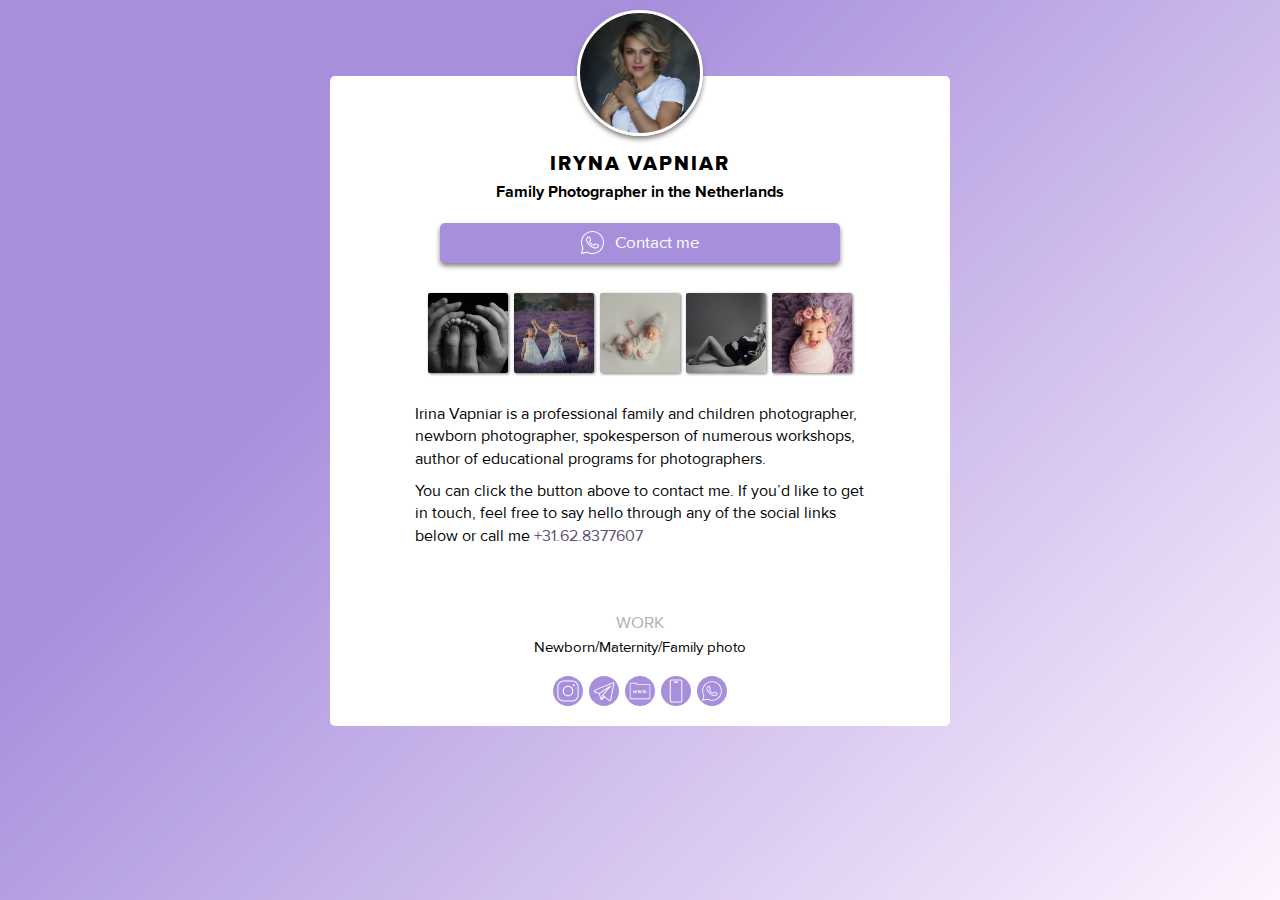
<file: index.html>
<!DOCTYPE html>
<html lang="en">

<head>
    <meta charset="UTF-8">
    <meta http-equiv="X-UA-Compatible" content="IE=edge">
    <meta name="viewport" content="width=device-width, initial-scale=1.0">
    <link rel="stylesheet" href="./style.css">
    <title>Irina Vapniar</title>
</head>

<body>
    <div class="mainContainer">
        <div class="wrap">
            <div class="header">
                <div class="mainImage"></div>
            </div>
            <div class="bodyContainer">
                <div class="nameHeadLine">IRYNA VAPNIAR</div>
                <div class="professionHeadLine">Family Photographer in the Netherlands</div>
                <a href="https://wa.me/380679227787" class="contactButton">Contact me</a>
                <a href="./portfolio.html" class="portfolioLink">
                    <ul class="prtfolioPhotos">
                        <li class="protfolioImage" style="background-image:url(./Images/portfolioImg1.jpeg)"></li>
                        <li class="protfolioImage" style="background-image:url(./Images/portfolioImg2.jpeg)"></li>
                        <li class="protfolioImage" style="background-image:url(./Images/portfolioImg3.jpeg)"></li>
                        <li class="protfolioImage" style="background-image:url(./Images/portfolioImg4.jpeg)"></li>
                        <li class="protfolioImage" style="background-image:url(./Images/portfolioImg5.jpeg)"></li>
                    </ul>
                </a>
                <div class="mainText">
                    <p>Irina Vapniar is a professional family and children photographer, newborn photographer,
                        spokesperson of numerous workshops, author of educational programs for photographers.</p>
                    <p>You can click the button above to contact me. If you’d like to get in touch, feel free to say
                        hello through any of the social links below or call me<a href="tel:+31628377607"
                            class='phoneNumber'> +31.62.8377607</a></p>
                </div>
                <div class="footer">
                    <p class="work">WORK</p>
                    <p class="tegs">Newborn/Maternity/Family photo</p>
                </div>
                <div class="footerImages">
                    <a href="https://instagram.com/irinavapniar?igshid=YmMyMTA2M2Y=">
                        <li class="footerImage" style="background-image:url(./Images/icons-instagram.svg)"></li>
                    </a>
                    <a href="https://t.me/@irina_vapniar">
                        <li class="footerImage" style="background-image:url(./Images/icons-telegram.svg)"></li>
                    </a>
                    <a href="https://www.irinavapniar.com.ua/en/">
                        <li class="footerImage" style="background-image:url(./Images/icons-web.png)"></li>
                    </a>
                    <a href="tel:+31628377607">
                        <li class="footerImage" style="background-image:url(./Images/icons-iphone.png)"></li>
                    </a>
                    <a href="https://wa.me/380679227787">
                        <li class="footerImage" style="background-image:url(./Images/icons-whatsapp.svg)"></li>
                    </a>
                </div>
            </div>
        </div>
    </div>
</body>

</html>
</file>
<file: style.css>
@font-face {
    font-family: Proxima Nova;
    src: url('./font/proximanova_regular.ttf');
    font-weight: 100;
}

@font-face {
    font-family: Proxima Nova;
    src: url('./font/proximanova_bold.otf');
    font-weight: 300;
}

@font-face {
    font-family: Proxima Nova;
    src: url('./font/proximanova_extrabold.otf');
    font-weight: 500;
}

body {
    background: linear-gradient(135deg, #A78FDC 0%, #A78FDC 30%, #fff3ff 100%) fixed;
    font-family: Proxima Nova;
    font-weight: 100;
    margin: 0;
}

div {
    display: flex;
}

p {
    margin: 5px 0px 5px 0px;
}

.mainContainer {
    width: 100%;
    justify-content: center;
}

.mainContainerPortfolio {
    width: 100%;
    height: 100%;
    justify-content: center;
    background: white;
}

.wrap {
    flex-direction: column;
    width: 100%;
    max-width: 620px;
}

.header {
    z-index: 0;
    width: auto;
    justify-content: center;
    margin: 10px 0px -60px 0px;
    min-width: 120px;
}

.headerPortfolio {
    width: 100%;
    justify-content: center;
    align-content: center;
    min-width: 120px;
    height: 100px;
    align-items: center;
    background: linear-gradient(#A78FDC 0%, #fff3ff);
    box-shadow: 0px 3px 5px #e4dafb;
    padding: 8px 0px 5px 0px;
    position: fixed;
    flex-wrap: wrap;
}

.mainImage {
    width: 120px;
    height: 120px;
    border-radius: 50%;
    box-shadow: 0px 3px 5px grey;
    border: 3px solid white;
    background-image: url("./Images/Ava.jpg");
    background-size: cover;
}

.mainImagePortfolio {
    width: 60px;
    height: 60px;
    border-radius: 50%;
    box-shadow: 0px 3px 5px grey;
    border: 3px solid white;
}

.mainImagePortfolioContainer {
    justify-content: center;
    width: 100%;
}

.bodyContainer {
    background-color: white;
    flex-direction: column;
    border-radius: 5px;
    padding: 75px 5px 5px 5px;
    align-items: center;
    width: auto;
    padding-bottom: 20px;
}

.nameHeadLine {
    font-size: 20px;
    font-weight: 500;
    line-height: 1.3;
    letter-spacing: 2px;
    width: 100%;
    justify-content: center;
    margin-bottom: 5px;

}

.nameHeadLinePortfolio {
    font-size: 24px;
    font-weight: 500;
    letter-spacing: 2px;
    padding: 8px;
    align-self: center;
}

.professionHeadLine {
    font-size: 16px;
    font-weight: 300;
    justify-content: center;
    line-height: 1.3;
    margin-bottom: 10px;
}

.contactButton {
    display: flex;
    width: 100%;
    min-width: 170px;
    max-width: 400px;
    height: 40px;
    background-color: #A78FDC;
    border: none;
    text-decoration: none;
    font-size: 17px;
    color: white;
    border-radius: 5px;
    box-shadow: 0px 3px 5px grey;
    justify-content: center;
    align-items: center;
    margin: 10px;
    transition: background 1s ease;
}

.contactButton::before {
    content: "";
    background-image: url('./Images/whatsapp_icon.svg');
    background-size: 100%;
    display: inline-block;
    width: 25px;
    height: 25px;
    margin-right: 10px;
}

.contactButtonLink:link {
    text-decoration: none;
}

.contactButton:hover {
    background-color: #c7b4f5;
    cursor: pointer;
}

.contactButton:active {
    background-color: #76659c;
    box-shadow: 2px 2px 2px grey;
}

.mainText {
    flex-direction: column;
    min-width: 170px;
    max-width: 450px;
    justify-self: center;
    margin: 5px 0px 5px 0px;
    line-height: 1.4;
}

.phoneNumber {
    color: #5c4e76;
    text-decoration: none;
    transition: all 1s ease;
}

.phoneNumber:hover {
    text-shadow: 2px 2px 2px #c7b4f5;
}

.prtfolioPhotos {
    width: 100%;
    max-width: 430px;
    display: flex;
    margin: 0px;
    padding: 0px;
    position: relative;
}

.portfolioLink {
    display: flex;
    margin: 20px 0px 20px 0px;
    width: 100%;
    max-width: 430px;
    transition: all 1s ease;

}

.portfolioLink:hover {
    background-color: white;
    opacity: 80%;
    cursor: pointer;
}

.protfolioImage {
    background-size: cover;
    background-repeat: no-repeat;
    background-position: center;
    width: 20%;
    min-height: 80px;
    height: 100%;
    border-radius: 2px;
    box-shadow: 1px 1px 3px grey;
    margin: 0px 3px 0px 3px;
    list-style-type: none;
}

.footer {
    margin-top: 50px;
    flex-direction: column;
    align-items: center;
}

.work {
    font-size: 17px;
    font-weight: 200;
    color: rgb(177, 176, 176);
}

.tegs {
    font-size: 15px;
    margin: 0px 0px 20px 0px;
}

.footerImage {
    width: 30px;
    height: 30px;
    list-style-type: none;
    background-size: cover;
    background-repeat: no-repeat;
    background-position: center;
    margin: 0px 3px 0px 3px;
    transition: all 1s ease;
}

.footerImage:hover {
    transform: translateY(-5px);
}

.footerImagesPortfolio {
    align-self: flex-start;
}


.footerImagePortfolio {
    width: 30px;
    height: 30px;
    list-style-type: none;
    background-size: cover;
    background-repeat: no-repeat;
    background-position: center;
    margin: 0px 3px 0px 3px;
    transition: all 1s ease;
    border: 1px solid white;
    border-radius: 50%;

}

.footerImagePortfolio:hover {
    transform: translateY(-5px);
}

.containerPortfolio {
    margin-top: 113px;
    /* flex-wrap: wrap; */
    justify-content: center;
    flex-direction: column;
}

.bodyPortfolio {
    padding: 15px;
    justify-content: center;
}

.portfolioPhotos {
    width: 100%;
    height: 100%;
    max-width: 900px;
}

.closeButton {
    position: fixed;
    z-index: 1;
    right: 10px;
    top: 10px;
    background-image: url('./Images/icons-close.png');
    width: 32px;
    height: 32px;
    background-size: cover;
    background-repeat: no-repeat;
    background-position: center;
    transition: all 1s ease;
}

.closeButton:hover {
    transform: rotate(90deg);
}
</file>
